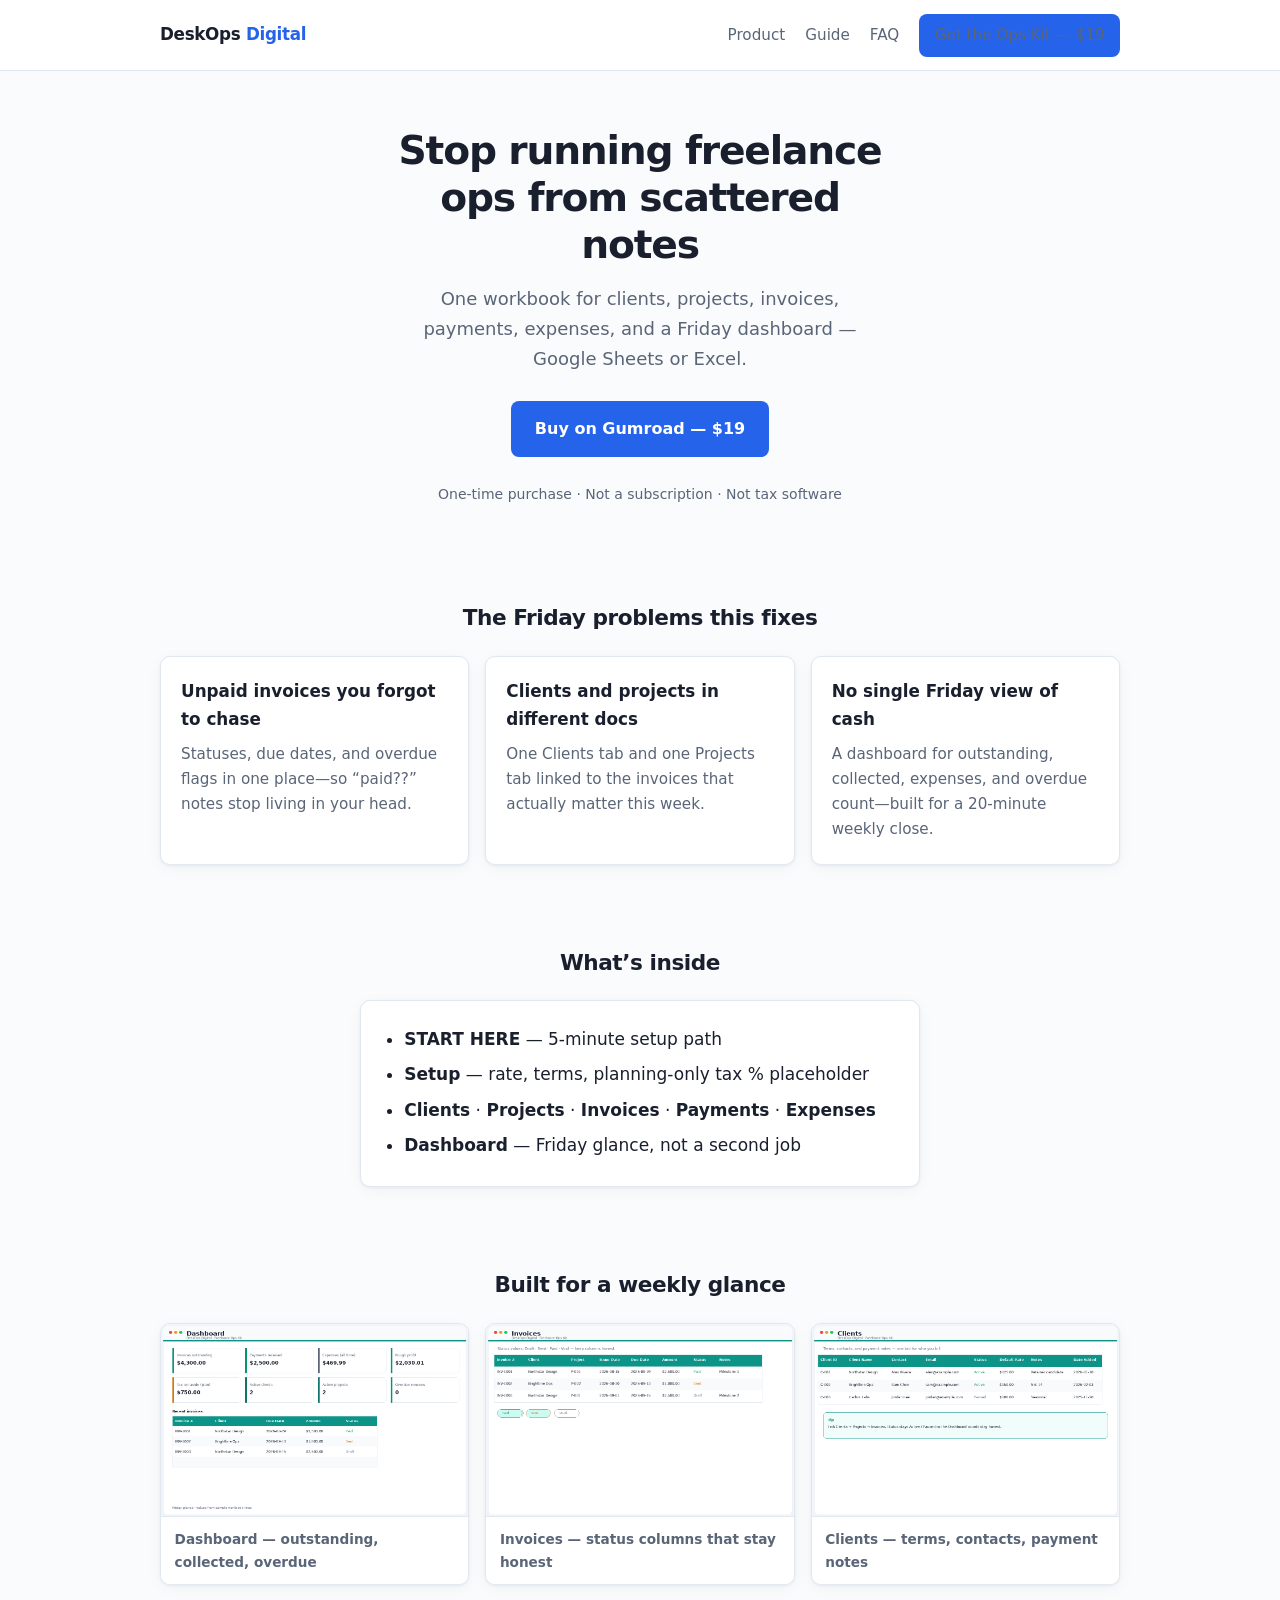
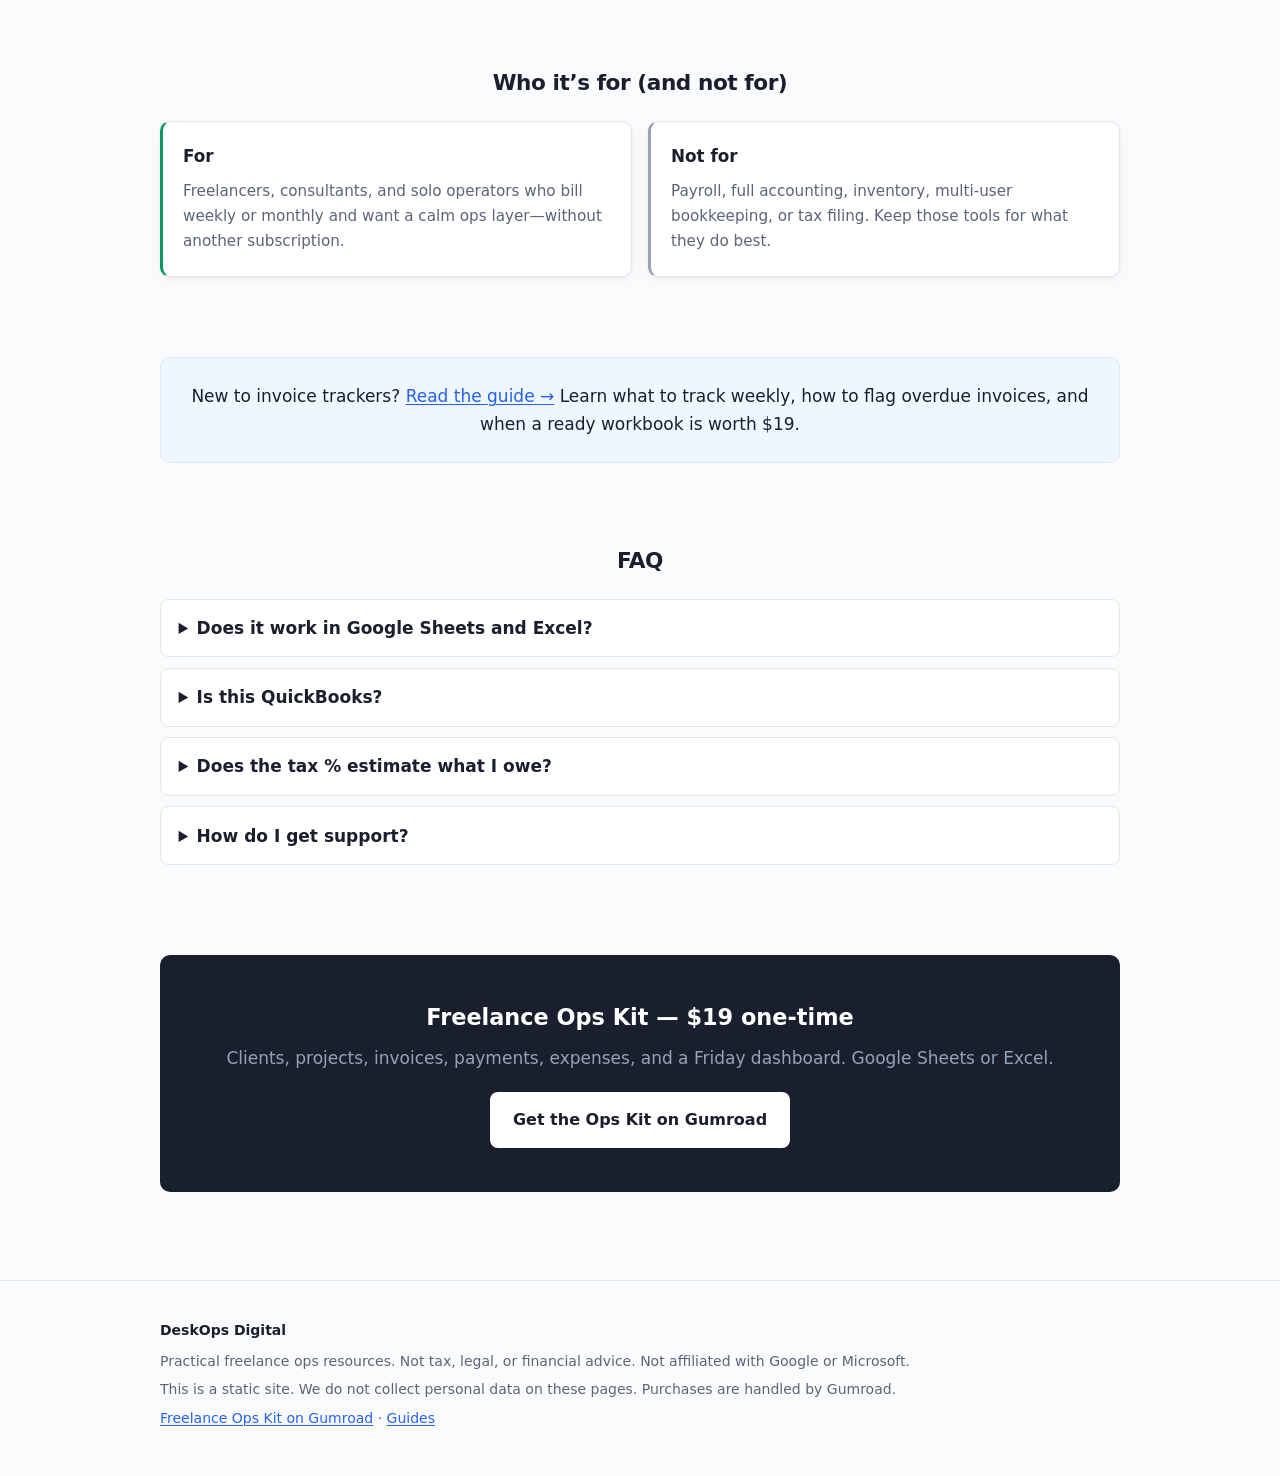
<file: index.html>
<!DOCTYPE html>
<html lang="en">
<head>
  <meta charset="utf-8">
  <meta name="viewport" content="width=device-width, initial-scale=1">
  <title>Freelance Ops Kit — Client, Invoice &amp; Expense Tracker | DeskOps Digital</title>
  <meta name="description" content="One spreadsheet for freelance clients, invoices, payments, and expenses. Google Sheets &amp; Excel. $19 one-time. Friday dashboard included.">
  <meta name="robots" content="index,follow">
  <link rel="canonical" href="https://deskops.digital/">
  <meta property="og:type" content="website">
  <meta property="og:title" content="Freelance Ops Kit — Client, Invoice &amp; Expense Tracker | DeskOps Digital">
  <meta property="og:description" content="One spreadsheet for freelance clients, invoices, payments, and expenses. Google Sheets &amp; Excel. $19 one-time.">
  <meta property="og:url" content="https://deskops.digital/">
  <meta property="og:site_name" content="DeskOps Digital">
  <meta name="twitter:card" content="summary">
  <link rel="stylesheet" href="styles.css">
  <script type="application/ld+json">
  {
    "@context": "https://schema.org",
    "@type": "FAQPage",
    "mainEntity": [
      {
        "@type": "Question",
        "name": "Does it work in Google Sheets and Excel?",
        "acceptedAnswer": {
          "@type": "Answer",
          "text": "Yes. The Freelance Ops Kit ships as a single .xlsx file that opens cleanly in Google Sheets and Microsoft Excel."
        }
      },
      {
        "@type": "Question",
        "name": "Is this a QuickBooks replacement?",
        "acceptedAnswer": {
          "@type": "Answer",
          "text": "No. It is a lightweight freelance ops workbook for clients, invoices, payments, expenses, and a Friday dashboard—not full accounting software."
        }
      },
      {
        "@type": "Question",
        "name": "Does it calculate my taxes?",
        "acceptedAnswer": {
          "@type": "Answer",
          "text": "No. Any tax percentage field is a planning placeholder only, to help you remember to set money aside. It is not tax advice or a calculation of what you owe."
        }
      },
      {
        "@type": "Question",
        "name": "How do I get support?",
        "acceptedAnswer": {
          "@type": "Answer",
          "text": "Use the email on your Gumroad receipt for product support questions."
        }
      }
    ]
  }
  </script>
</head>
<body>
  <header class="site-header">
    <div class="wrap inner">
      <a class="wordmark" href="index.html">DeskOps <span>Digital</span></a>
      <nav class="nav" aria-label="Primary">
        <a href="#product">Product</a>
        <a href="guides/freelance-invoice-tracker-spreadsheet.html">Guide</a>
        <a href="#faq">FAQ</a>
        <a class="btn btn-primary btn-header" href="https://vancesterling.gumroad.com/l/ddcdbx?utm_source=deskops_site&amp;utm_medium=web&amp;utm_campaign=freelance_ops_kit" target="_blank" rel="noopener noreferrer">Get the Ops Kit — $19</a>
      </nav>
    </div>
  </header>

  <main>
    <section class="hero wrap" id="product">
      <h1>Stop running freelance ops from scattered notes</h1>
      <p class="subhead">One workbook for clients, projects, invoices, payments, expenses, and a Friday dashboard — Google Sheets or Excel.</p>
      <div class="hero-cta">
        <a class="btn btn-primary btn-lg" href="https://vancesterling.gumroad.com/l/ddcdbx?utm_source=deskops_site&amp;utm_medium=web&amp;utm_campaign=freelance_ops_kit" target="_blank" rel="noopener noreferrer">Buy on Gumroad — $19</a>
        <p class="trust">One-time purchase · Not a subscription · Not tax software</p>
      </div>
    </section>

    <section class="section wrap" aria-labelledby="problems-title">
      <h2 id="problems-title" class="section-title">The Friday problems this fixes</h2>
      <div class="cards">
        <article class="card">
          <h3>Unpaid invoices you forgot to chase</h3>
          <p>Statuses, due dates, and overdue flags in one place—so “paid??” notes stop living in your head.</p>
        </article>
        <article class="card">
          <h3>Clients and projects in different docs</h3>
          <p>One Clients tab and one Projects tab linked to the invoices that actually matter this week.</p>
        </article>
        <article class="card">
          <h3>No single Friday view of cash</h3>
          <p>A dashboard for outstanding, collected, expenses, and overdue count—built for a 20-minute weekly close.</p>
        </article>
      </div>
    </section>

    <section class="section wrap" aria-labelledby="inside-title">
      <h2 id="inside-title" class="section-title">What’s inside</h2>
      <div class="inside">
        <ul>
          <li><strong>START HERE</strong> — 5-minute setup path</li>
          <li><strong>Setup</strong> — rate, terms, planning-only tax % placeholder</li>
          <li><strong>Clients</strong> · <strong>Projects</strong> · <strong>Invoices</strong> · <strong>Payments</strong> · <strong>Expenses</strong></li>
          <li><strong>Dashboard</strong> — Friday glance, not a second job</li>
        </ul>
      </div>
    </section>

    <section class="section wrap" aria-labelledby="shots-title">
      <h2 id="shots-title" class="section-title">Built for a weekly glance</h2>
      <div class="strip" role="list">
        <figure class="shot" role="listitem">
          <img src="images/dashboard.png" width="960" height="600" alt="Freelance Ops Kit Dashboard showing outstanding invoices, collected payments, and overdue count" loading="lazy" />
          <figcaption>Dashboard — outstanding, collected, overdue</figcaption>
        </figure>
        <figure class="shot" role="listitem">
          <img src="images/invoices.png" width="960" height="600" alt="Invoices sheet with status columns for Draft, Sent, Paid, and Void using sample freelance invoice rows" loading="lazy" />
          <figcaption>Invoices — status columns that stay honest</figcaption>
        </figure>
        <figure class="shot" role="listitem">
          <img src="images/clients.png" width="960" height="600" alt="Clients tab listing names, contacts, payment terms, rates, and status notes" loading="lazy" />
          <figcaption>Clients — terms, contacts, payment notes</figcaption>
        </figure>
      </div>
    </section>

    <section class="section wrap" aria-labelledby="who-title">
      <h2 id="who-title" class="section-title">Who it’s for (and not for)</h2>
      <div class="who-grid">
        <article class="card who-for">
          <h3>For</h3>
          <p>Freelancers, consultants, and solo operators who bill weekly or monthly and want a calm ops layer—without another subscription.</p>
        </article>
        <article class="card who-not">
          <h3>Not for</h3>
          <p>Payroll, full accounting, inventory, multi-user bookkeeping, or tax filing. Keep those tools for what they do best.</p>
        </article>
      </div>
    </section>

    <section class="section wrap">
      <div class="bridge">
        <p>New to invoice trackers? <a href="guides/freelance-invoice-tracker-spreadsheet.html">Read the guide →</a> Learn what to track weekly, how to flag overdue invoices, and when a ready workbook is worth $19.</p>
      </div>
    </section>

    <section class="section wrap faq" id="faq" aria-labelledby="faq-title">
      <h2 id="faq-title" class="section-title">FAQ</h2>
      <details>
        <summary>Does it work in Google Sheets and Excel?</summary>
        <p>Yes. The kit ships as a single <code>.xlsx</code> that opens cleanly in Google Sheets and Microsoft Excel—so you are not locked to one ecosystem.</p>
      </details>
      <details>
        <summary>Is this QuickBooks?</summary>
        <p>No. It is a freelance ops tracker for clients, invoices, payments, expenses, and a Friday dashboard—not accounting software.</p>
      </details>
      <details>
        <summary>Does the tax % estimate what I owe?</summary>
        <p>No. The tax field is a <strong>planning placeholder</strong> only—something that helps you remember to set money aside for later review with a qualified professional. It is not a calculation of what you owe, and this site does not give tax advice.</p>
      </details>
      <details>
        <summary>How do I get support?</summary>
        <p>Reply via the email on your Gumroad receipt. Keep product questions there so purchase context stays attached.</p>
      </details>
    </section>

    <section class="section wrap">
      <div class="cta-band">
        <h2>Freelance Ops Kit — $19 one-time</h2>
        <p>Clients, projects, invoices, payments, expenses, and a Friday dashboard. Google Sheets or Excel.</p>
        <a class="btn btn-primary btn-lg" href="https://vancesterling.gumroad.com/l/ddcdbx?utm_source=deskops_site&amp;utm_medium=web&amp;utm_campaign=freelance_ops_kit" target="_blank" rel="noopener noreferrer">Get the Ops Kit on Gumroad</a>
      </div>
    </section>
  </main>

  <footer class="site-footer">
    <div class="wrap">
      <p class="brand">DeskOps Digital</p>
      <p>Practical freelance ops resources. Not tax, legal, or financial advice. Not affiliated with Google or Microsoft.</p>
      <p>This is a static site. We do not collect personal data on these pages. Purchases are handled by Gumroad.</p>
      <p><a href="https://vancesterling.gumroad.com/l/ddcdbx?utm_source=deskops_site&amp;utm_medium=web&amp;utm_campaign=freelance_ops_kit" target="_blank" rel="noopener noreferrer">Freelance Ops Kit on Gumroad</a> · <a href="guides/index.html">Guides</a></p>
    </div>
  </footer>
</body>
</html>
</file>
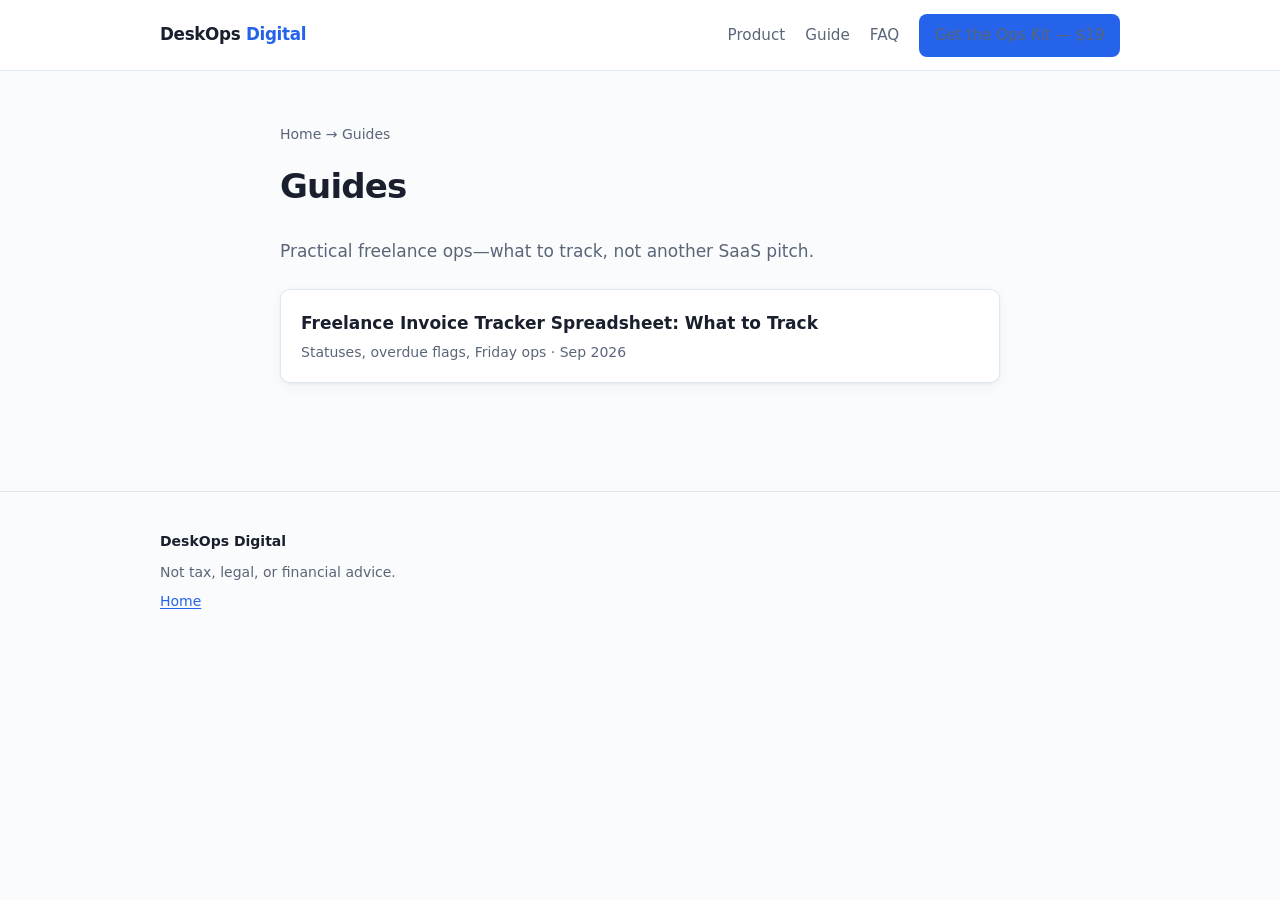
<file: guides/index.html>
<!DOCTYPE html>
<html lang="en">
<head>
  <meta charset="utf-8">
  <meta name="viewport" content="width=device-width, initial-scale=1">
  <title>Guides — Freelance Ops | DeskOps Digital</title>
  <meta name="description" content="Practical freelance ops guides from DeskOps Digital—invoice trackers, client systems, and Friday routines.">
  <meta name="robots" content="index,follow">
  <link rel="canonical" href="https://simul813.github.io/deskops-digital/guides/">
  <link rel="stylesheet" href="../styles.css">
</head>
<body>
  <header class="site-header">
    <div class="wrap inner">
      <a class="wordmark" href="../index.html">DeskOps <span>Digital</span></a>
      <nav class="nav" aria-label="Primary">
        <a href="../index.html#product">Product</a>
        <a href="index.html">Guide</a>
        <a href="../index.html#faq">FAQ</a>
        <a class="btn btn-primary btn-header" href="https://vancesterling.gumroad.com/l/ddcdbx?utm_source=deskops_site&amp;utm_medium=web&amp;utm_campaign=freelance_ops_kit" target="_blank" rel="noopener noreferrer">Get the Ops Kit — $19</a>
      </nav>
    </div>
  </header>

  <main class="wrap-narrow" style="padding: 2rem 0 3rem;">
    <nav class="breadcrumb" aria-label="Breadcrumb">
      <a href="../index.html">Home</a> → Guides
    </nav>
    <h1 style="margin-top:0.75rem;letter-spacing:-0.025em;">Guides</h1>
    <p style="color:var(--muted);">Practical freelance ops—what to track, not another SaaS pitch.</p>
    <ul class="guide-list">
      <li>
        <a href="freelance-invoice-tracker-spreadsheet.html">Freelance Invoice Tracker Spreadsheet: What to Track</a>
        <span class="meta">Statuses, overdue flags, Friday ops · Sep 2026</span>
      </li>
    </ul>
  </main>

  <footer class="site-footer">
    <div class="wrap">
      <p class="brand">DeskOps Digital</p>
      <p>Not tax, legal, or financial advice.</p>
      <p><a href="../index.html">Home</a></p>
    </div>
  </footer>
</body>
</html>
</file>
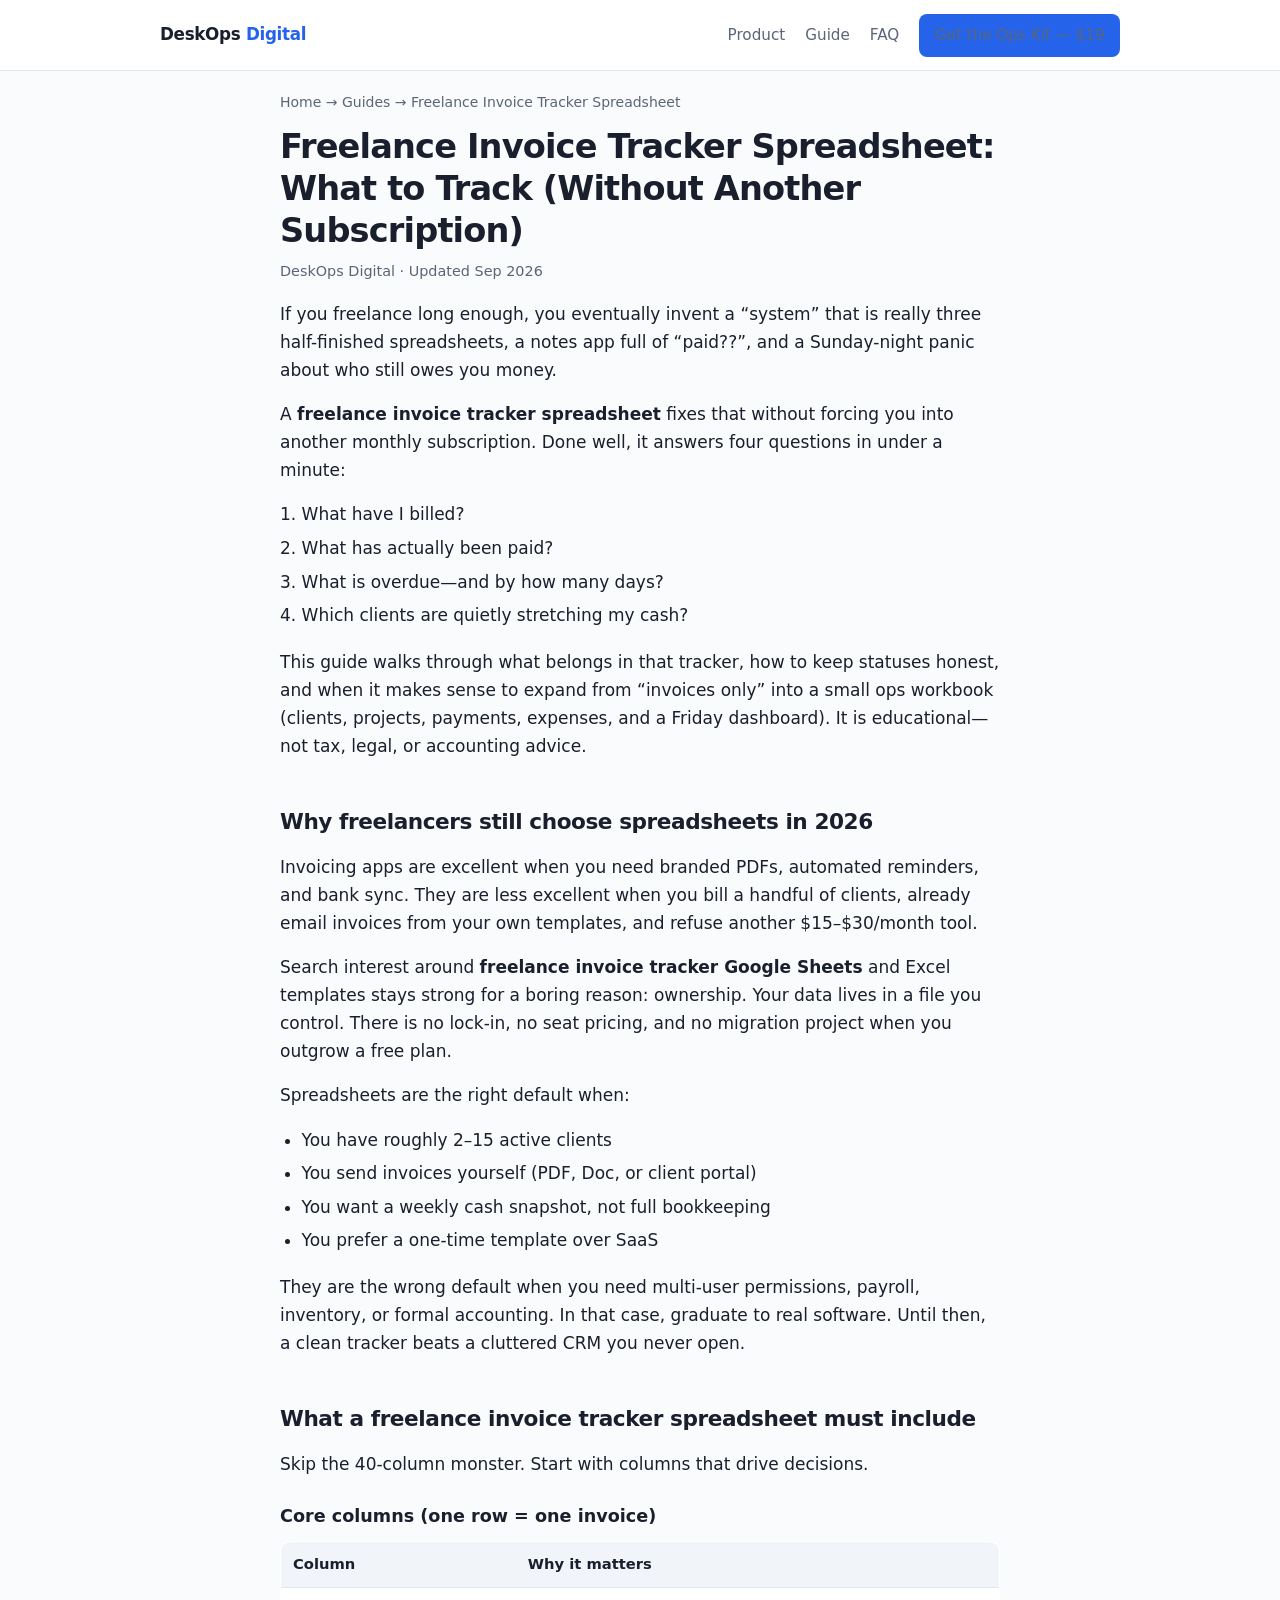
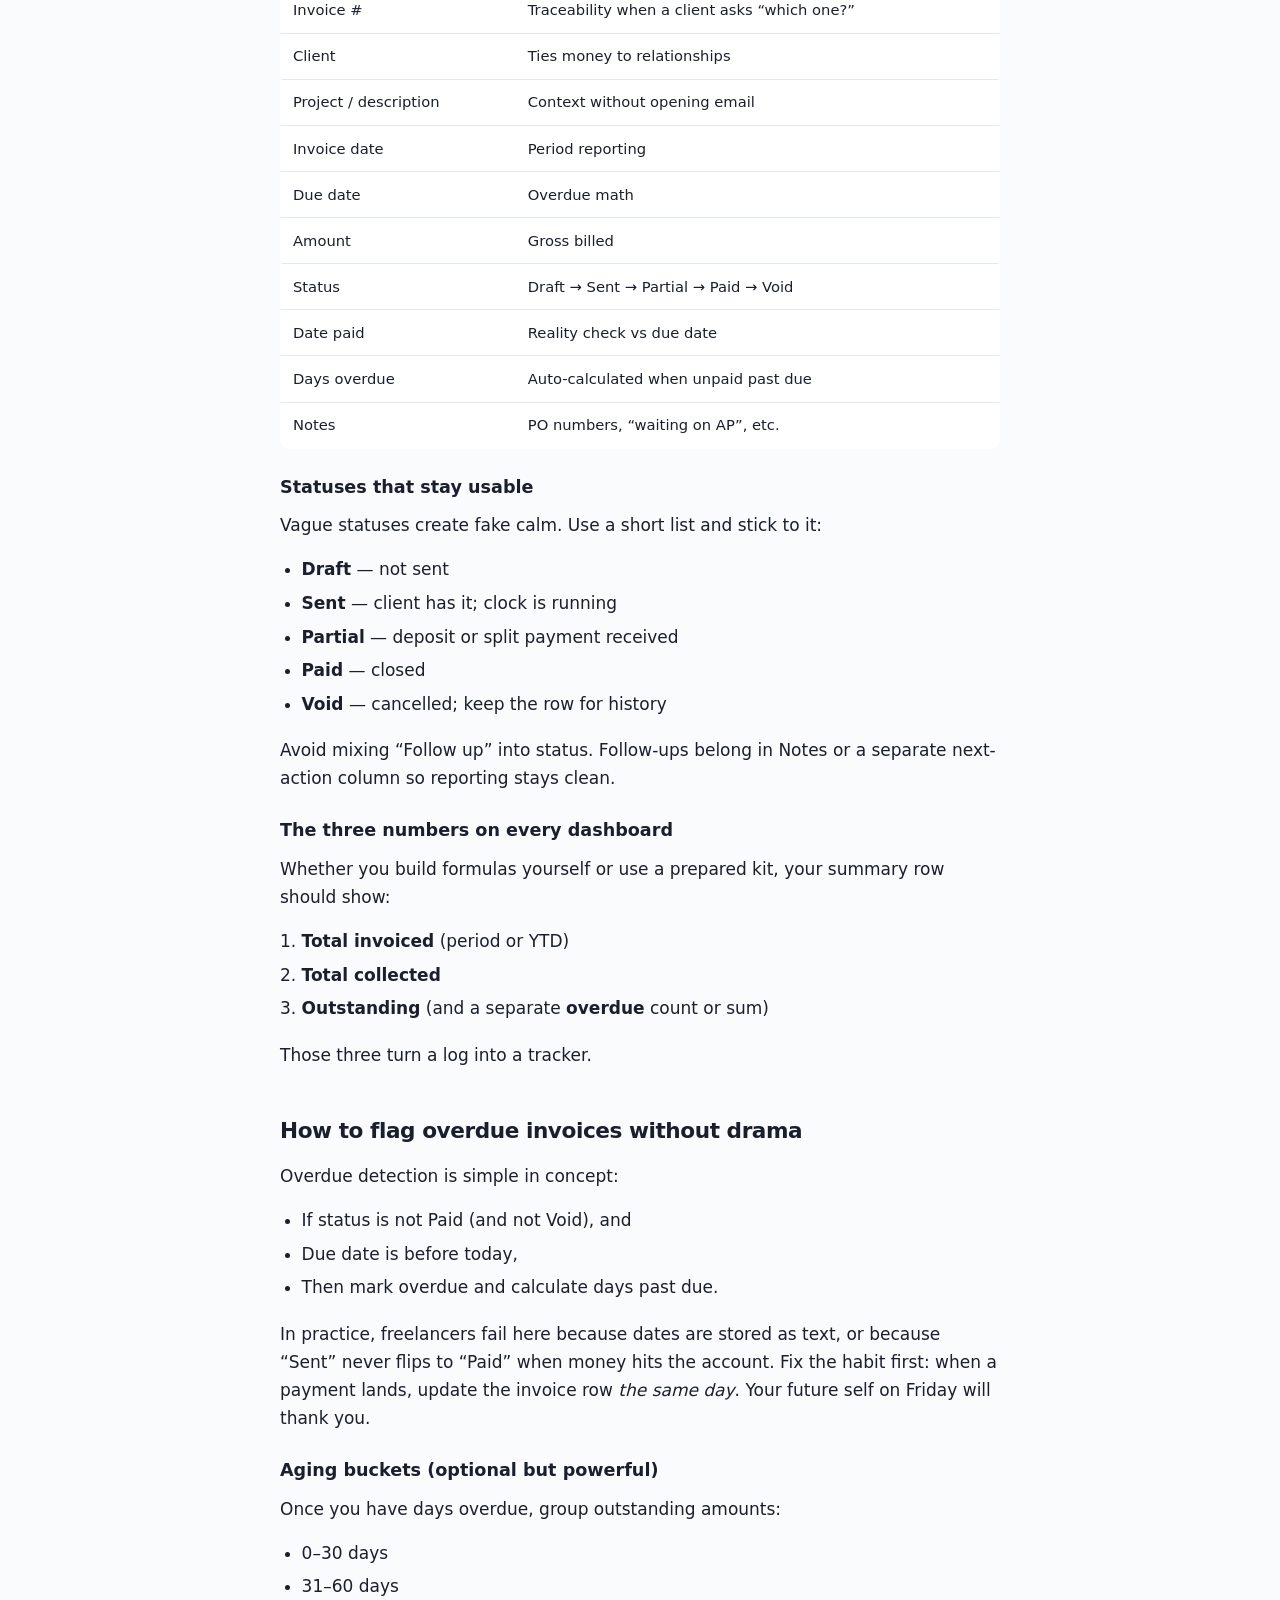
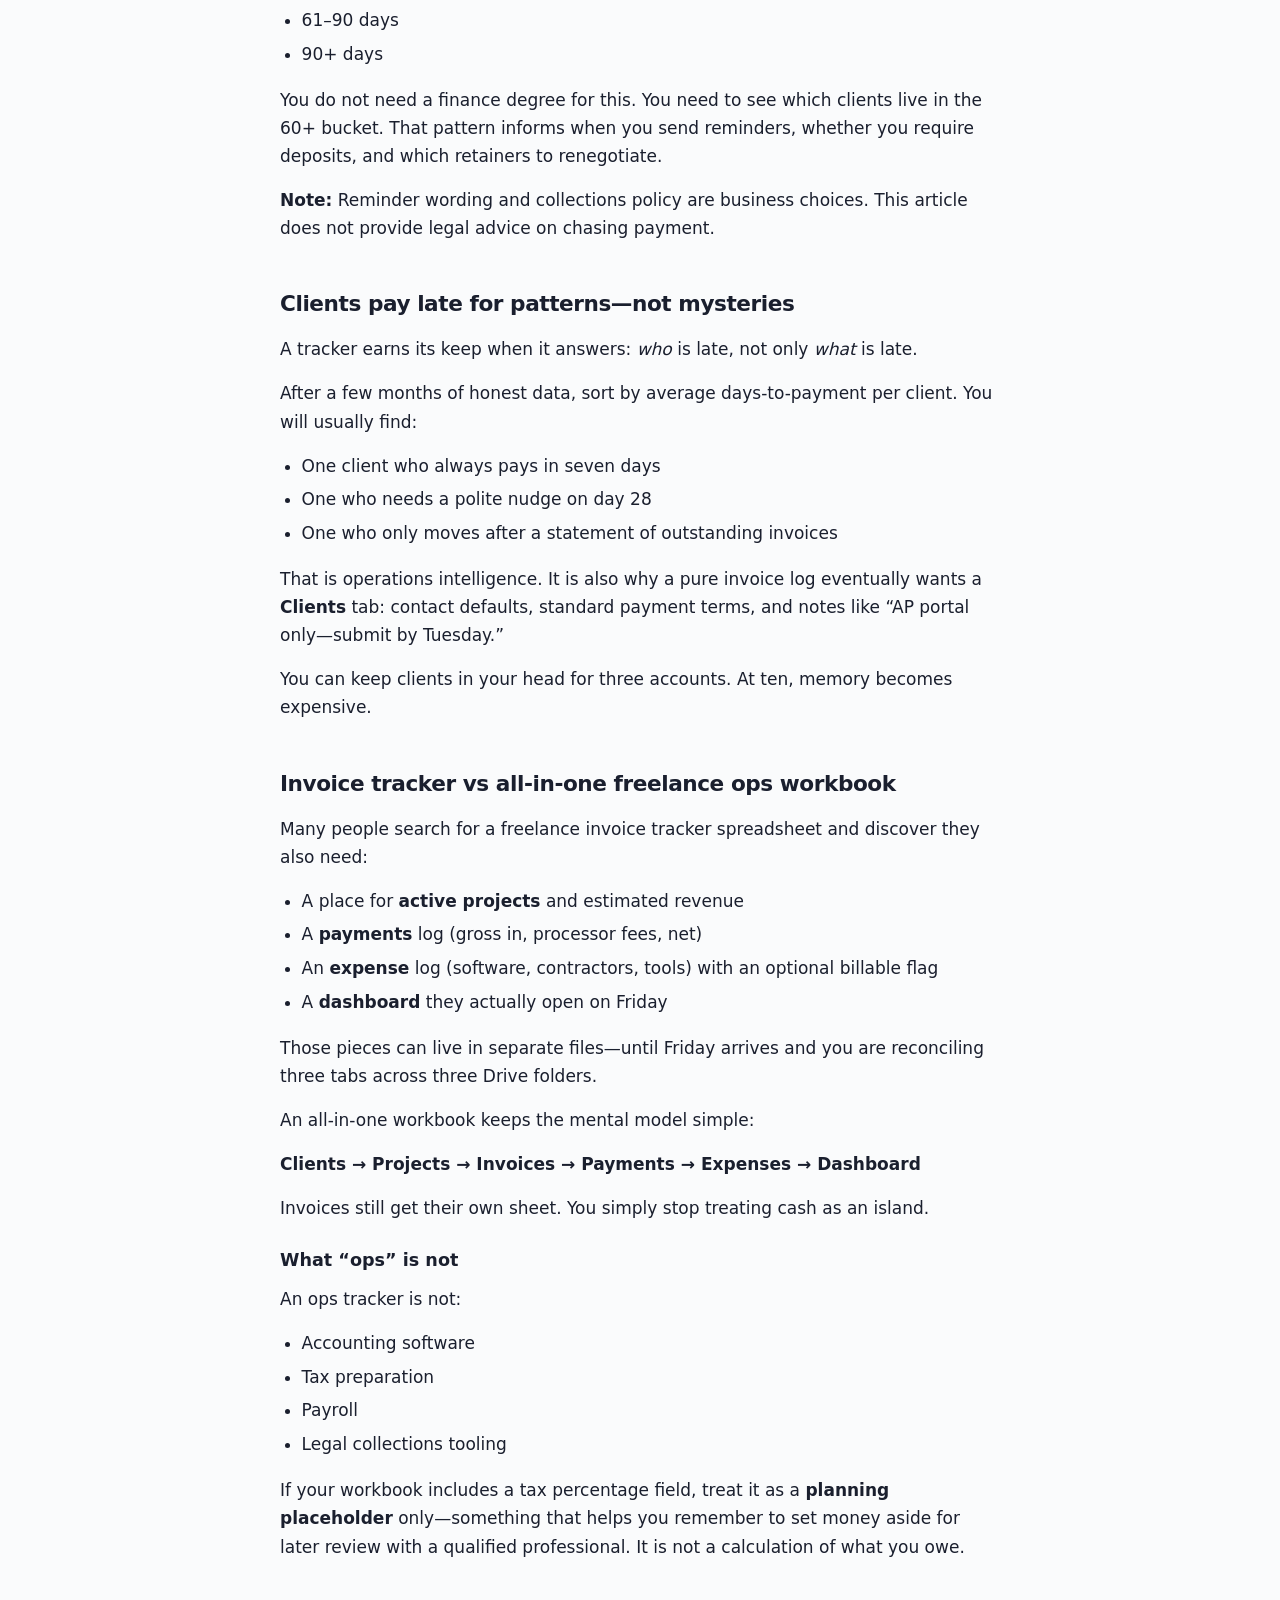
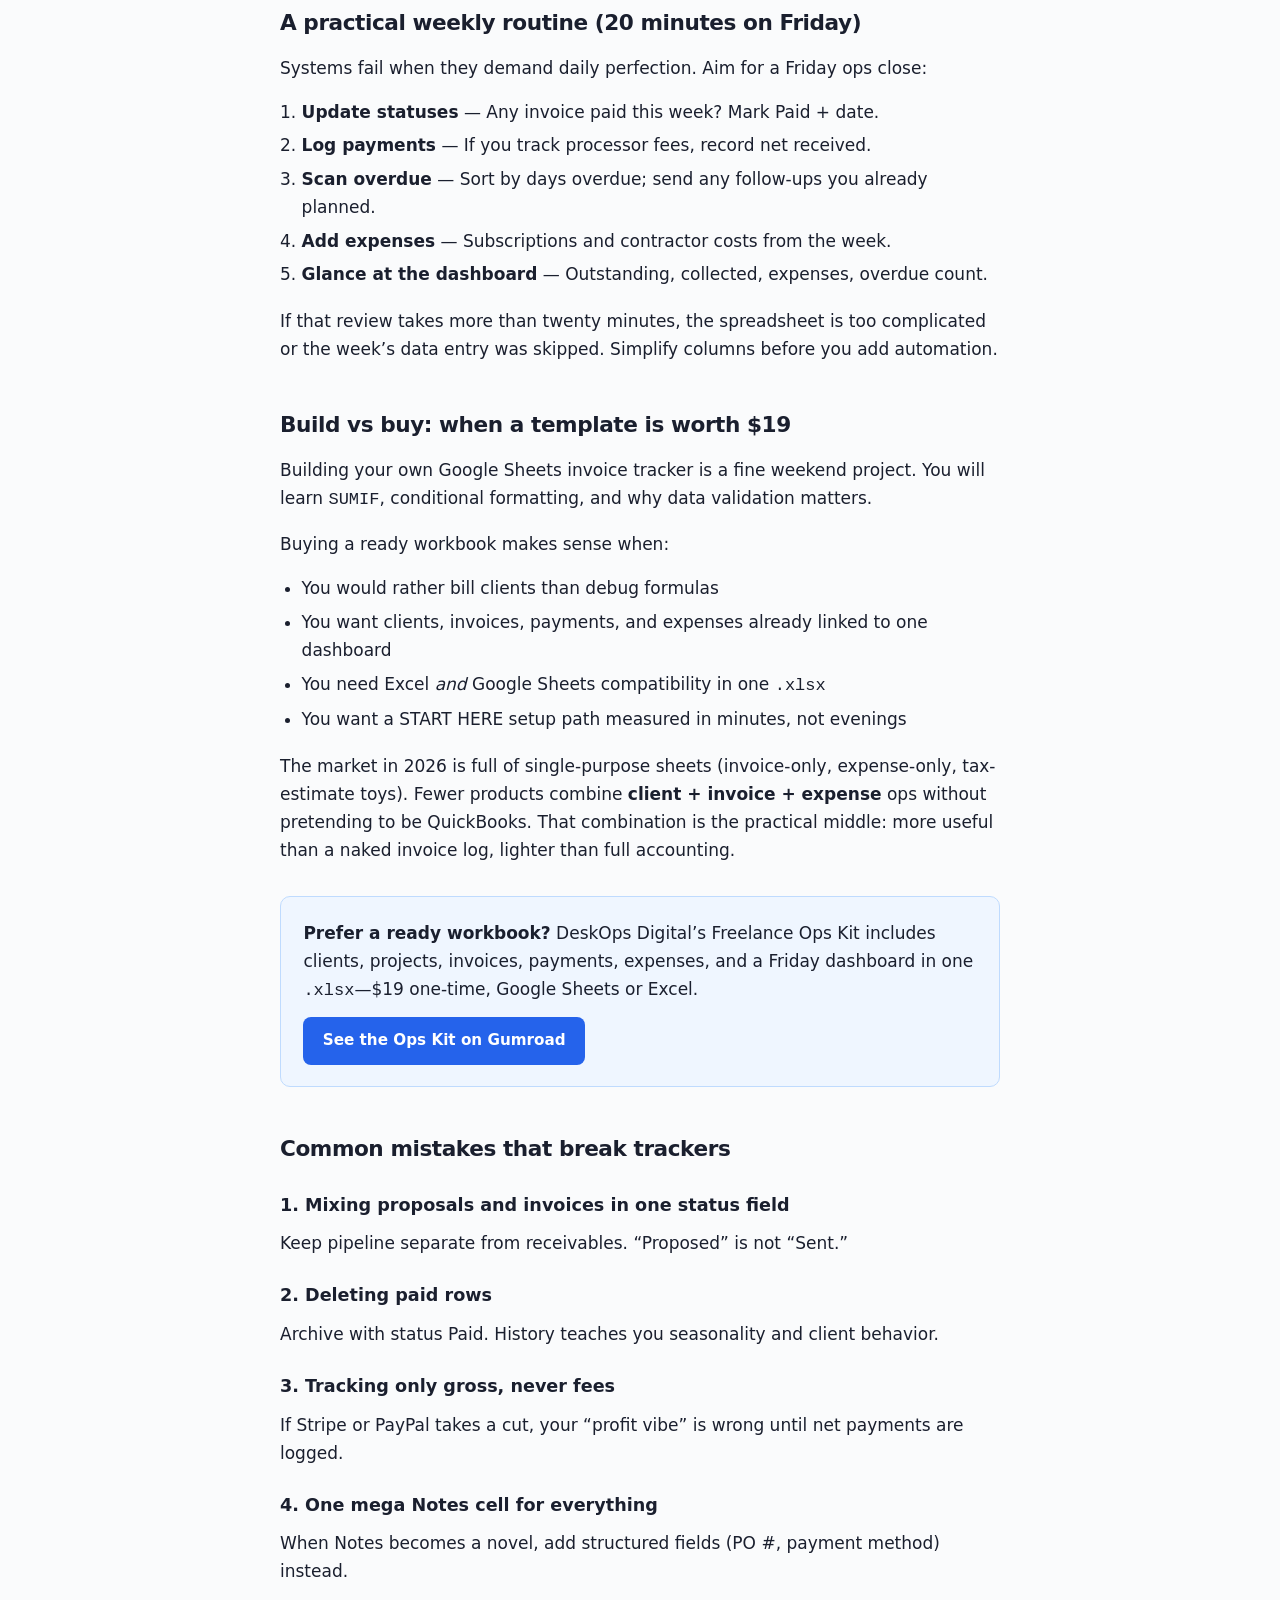
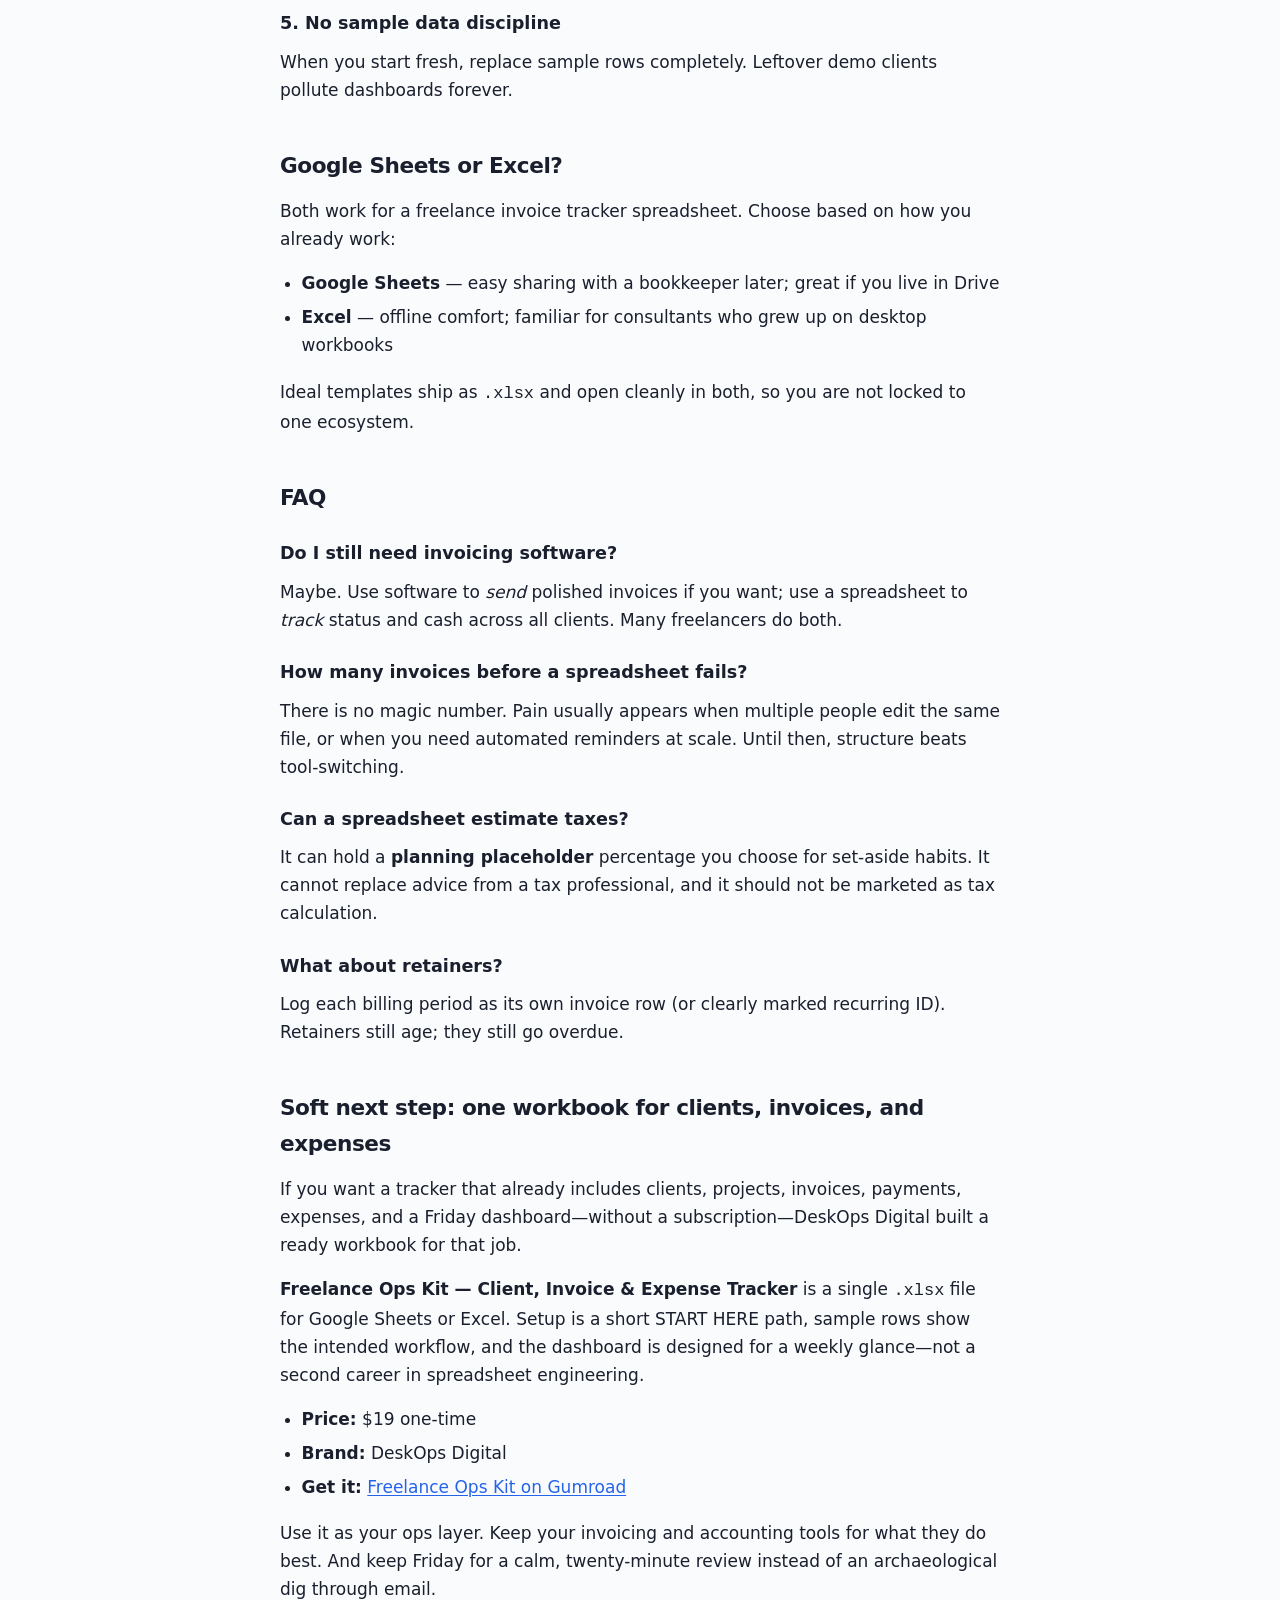
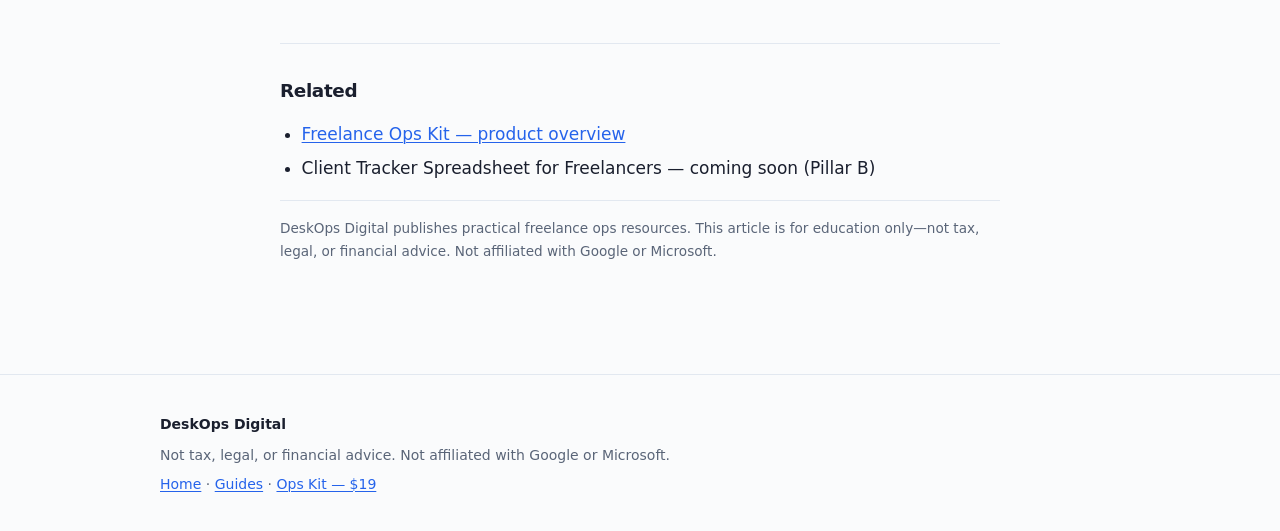
<file: guides/freelance-invoice-tracker-spreadsheet.html>
<!DOCTYPE html>
<html lang="en">
<head>
  <meta charset="utf-8">
  <meta name="viewport" content="width=device-width, initial-scale=1">
  <title>Freelance Invoice Tracker Spreadsheet (What to Track Weekly) | DeskOps Digital</title>
  <meta name="description" content="Learn what belongs in a freelance invoice tracker spreadsheet—statuses, overdue flags, and Friday ops—plus a simple $19 workbook if you want it done.">
  <meta name="robots" content="index,follow">
  <link rel="canonical" href="https://simul813.github.io/deskops-digital/guides/freelance-invoice-tracker-spreadsheet.html">
  <meta property="og:type" content="article">
  <meta property="og:title" content="Freelance Invoice Tracker Spreadsheet (What to Track Weekly) | DeskOps Digital">
  <meta property="og:description" content="Learn what belongs in a freelance invoice tracker spreadsheet—statuses, overdue flags, and Friday ops—plus a simple $19 workbook if you want it done.">
  <meta property="og:url" content="https://simul813.github.io/deskops-digital/guides/freelance-invoice-tracker-spreadsheet.html">
  <meta property="og:site_name" content="DeskOps Digital">
  <meta name="twitter:card" content="summary">
  <link rel="stylesheet" href="../styles.css">
</head>
<body>
  <header class="site-header">
    <div class="wrap inner">
      <a class="wordmark" href="../index.html">DeskOps <span>Digital</span></a>
      <nav class="nav" aria-label="Primary">
        <a href="../index.html#product">Product</a>
        <a href="index.html">Guide</a>
        <a href="../index.html#faq">FAQ</a>
        <a class="btn btn-primary btn-header" href="https://vancesterling.gumroad.com/l/ddcdbx?utm_source=deskops_site&amp;utm_medium=article&amp;utm_campaign=pillar01" target="_blank" rel="noopener noreferrer">Get the Ops Kit — $19</a>
      </nav>
    </div>
  </header>

  <main class="article wrap-narrow">
    <nav class="breadcrumb" aria-label="Breadcrumb">
      <a href="../index.html">Home</a> → <a href="index.html">Guides</a> → Freelance Invoice Tracker Spreadsheet
    </nav>

    <h1>Freelance Invoice Tracker Spreadsheet: What to Track (Without Another Subscription)</h1>
    <p class="byline">DeskOps Digital · Updated Sep 2026</p>

    <p>If you freelance long enough, you eventually invent a “system” that is really three half-finished spreadsheets, a notes app full of “paid??”, and a Sunday-night panic about who still owes you money.</p>

    <p>A <strong>freelance invoice tracker spreadsheet</strong> fixes that without forcing you into another monthly subscription. Done well, it answers four questions in under a minute:</p>

    <ol>
      <li>What have I billed?</li>
      <li>What has actually been paid?</li>
      <li>What is overdue—and by how many days?</li>
      <li>Which clients are quietly stretching my cash?</li>
    </ol>

    <p>This guide walks through what belongs in that tracker, how to keep statuses honest, and when it makes sense to expand from “invoices only” into a small ops workbook (clients, projects, payments, expenses, and a Friday dashboard). It is educational—not tax, legal, or accounting advice.</p>

    <h2>Why freelancers still choose spreadsheets in 2026</h2>

    <p>Invoicing apps are excellent when you need branded PDFs, automated reminders, and bank sync. They are less excellent when you bill a handful of clients, already email invoices from your own templates, and refuse another $15–$30/month tool.</p>

    <p>Search interest around <strong>freelance invoice tracker Google Sheets</strong> and Excel templates stays strong for a boring reason: ownership. Your data lives in a file you control. There is no lock-in, no seat pricing, and no migration project when you outgrow a free plan.</p>

    <p>Spreadsheets are the right default when:</p>
    <ul>
      <li>You have roughly 2–15 active clients</li>
      <li>You send invoices yourself (PDF, Doc, or client portal)</li>
      <li>You want a weekly cash snapshot, not full bookkeeping</li>
      <li>You prefer a one-time template over SaaS</li>
    </ul>

    <p>They are the wrong default when you need multi-user permissions, payroll, inventory, or formal accounting. In that case, graduate to real software. Until then, a clean tracker beats a cluttered CRM you never open.</p>

    <h2>What a freelance invoice tracker spreadsheet must include</h2>

    <p>Skip the 40-column monster. Start with columns that drive decisions.</p>

    <h3>Core columns (one row = one invoice)</h3>

    <table>
      <thead>
        <tr>
          <th>Column</th>
          <th>Why it matters</th>
        </tr>
      </thead>
      <tbody>
        <tr><td>Invoice #</td><td>Traceability when a client asks “which one?”</td></tr>
        <tr><td>Client</td><td>Ties money to relationships</td></tr>
        <tr><td>Project / description</td><td>Context without opening email</td></tr>
        <tr><td>Invoice date</td><td>Period reporting</td></tr>
        <tr><td>Due date</td><td>Overdue math</td></tr>
        <tr><td>Amount</td><td>Gross billed</td></tr>
        <tr><td>Status</td><td>Draft → Sent → Partial → Paid → Void</td></tr>
        <tr><td>Date paid</td><td>Reality check vs due date</td></tr>
        <tr><td>Days overdue</td><td>Auto-calculated when unpaid past due</td></tr>
        <tr><td>Notes</td><td>PO numbers, “waiting on AP”, etc.</td></tr>
      </tbody>
    </table>

    <h3>Statuses that stay usable</h3>

    <p>Vague statuses create fake calm. Use a short list and stick to it:</p>
    <ul>
      <li><strong>Draft</strong> — not sent</li>
      <li><strong>Sent</strong> — client has it; clock is running</li>
      <li><strong>Partial</strong> — deposit or split payment received</li>
      <li><strong>Paid</strong> — closed</li>
      <li><strong>Void</strong> — cancelled; keep the row for history</li>
    </ul>

    <p>Avoid mixing “Follow up” into status. Follow-ups belong in Notes or a separate next-action column so reporting stays clean.</p>

    <h3>The three numbers on every dashboard</h3>

    <p>Whether you build formulas yourself or use a prepared kit, your summary row should show:</p>
    <ol>
      <li><strong>Total invoiced</strong> (period or YTD)</li>
      <li><strong>Total collected</strong></li>
      <li><strong>Outstanding</strong> (and a separate <strong>overdue</strong> count or sum)</li>
    </ol>

    <p>Those three turn a log into a tracker.</p>

    <h2>How to flag overdue invoices without drama</h2>

    <p>Overdue detection is simple in concept:</p>
    <ul>
      <li>If status is not Paid (and not Void), and</li>
      <li>Due date is before today,</li>
      <li>Then mark overdue and calculate days past due.</li>
    </ul>

    <p>In practice, freelancers fail here because dates are stored as text, or because “Sent” never flips to “Paid” when money hits the account. Fix the habit first: when a payment lands, update the invoice row <em>the same day</em>. Your future self on Friday will thank you.</p>

    <h3>Aging buckets (optional but powerful)</h3>

    <p>Once you have days overdue, group outstanding amounts:</p>
    <ul>
      <li>0–30 days</li>
      <li>31–60 days</li>
      <li>61–90 days</li>
      <li>90+ days</li>
    </ul>

    <p>You do not need a finance degree for this. You need to see which clients live in the 60+ bucket. That pattern informs when you send reminders, whether you require deposits, and which retainers to renegotiate.</p>

    <p><strong>Note:</strong> Reminder wording and collections policy are business choices. This article does not provide legal advice on chasing payment.</p>

    <h2>Clients pay late for patterns—not mysteries</h2>

    <p>A tracker earns its keep when it answers: <em>who</em> is late, not only <em>what</em> is late.</p>

    <p>After a few months of honest data, sort by average days-to-payment per client. You will usually find:</p>
    <ul>
      <li>One client who always pays in seven days</li>
      <li>One who needs a polite nudge on day 28</li>
      <li>One who only moves after a statement of outstanding invoices</li>
    </ul>

    <p>That is operations intelligence. It is also why a pure invoice log eventually wants a <strong>Clients</strong> tab: contact defaults, standard payment terms, and notes like “AP portal only—submit by Tuesday.”</p>

    <p>You can keep clients in your head for three accounts. At ten, memory becomes expensive.</p>

    <h2>Invoice tracker vs all-in-one freelance ops workbook</h2>

    <p>Many people search for a freelance invoice tracker spreadsheet and discover they also need:</p>
    <ul>
      <li>A place for <strong>active projects</strong> and estimated revenue</li>
      <li>A <strong>payments</strong> log (gross in, processor fees, net)</li>
      <li>An <strong>expense</strong> log (software, contractors, tools) with an optional billable flag</li>
      <li>A <strong>dashboard</strong> they actually open on Friday</li>
    </ul>

    <p>Those pieces can live in separate files—until Friday arrives and you are reconciling three tabs across three Drive folders.</p>

    <p>An all-in-one workbook keeps the mental model simple:</p>

    <p><strong>Clients → Projects → Invoices → Payments → Expenses → Dashboard</strong></p>

    <p>Invoices still get their own sheet. You simply stop treating cash as an island.</p>

    <h3>What “ops” is not</h3>

    <p>An ops tracker is not:</p>
    <ul>
      <li>Accounting software</li>
      <li>Tax preparation</li>
      <li>Payroll</li>
      <li>Legal collections tooling</li>
    </ul>

    <p>If your workbook includes a tax percentage field, treat it as a <strong>planning placeholder</strong> only—something that helps you remember to set money aside for later review with a qualified professional. It is not a calculation of what you owe.</p>

    <h2>A practical weekly routine (20 minutes on Friday)</h2>

    <p>Systems fail when they demand daily perfection. Aim for a Friday ops close:</p>
    <ol>
      <li><strong>Update statuses</strong> — Any invoice paid this week? Mark Paid + date.</li>
      <li><strong>Log payments</strong> — If you track processor fees, record net received.</li>
      <li><strong>Scan overdue</strong> — Sort by days overdue; send any follow-ups you already planned.</li>
      <li><strong>Add expenses</strong> — Subscriptions and contractor costs from the week.</li>
      <li><strong>Glance at the dashboard</strong> — Outstanding, collected, expenses, overdue count.</li>
    </ol>

    <p>If that review takes more than twenty minutes, the spreadsheet is too complicated or the week’s data entry was skipped. Simplify columns before you add automation.</p>

    <h2>Build vs buy: when a template is worth $19</h2>

    <p>Building your own Google Sheets invoice tracker is a fine weekend project. You will learn <code>SUMIF</code>, conditional formatting, and why data validation matters.</p>

    <p>Buying a ready workbook makes sense when:</p>
    <ul>
      <li>You would rather bill clients than debug formulas</li>
      <li>You want clients, invoices, payments, and expenses already linked to one dashboard</li>
      <li>You need Excel <em>and</em> Google Sheets compatibility in one <code>.xlsx</code></li>
      <li>You want a START HERE setup path measured in minutes, not evenings</li>
    </ul>

    <p>The market in 2026 is full of single-purpose sheets (invoice-only, expense-only, tax-estimate toys). Fewer products combine <strong>client + invoice + expense</strong> ops without pretending to be QuickBooks. That combination is the practical middle: more useful than a naked invoice log, lighter than full accounting.</p>

    <aside class="soft-cta" aria-label="Product suggestion">
      <p><strong>Prefer a ready workbook?</strong> DeskOps Digital’s Freelance Ops Kit includes clients, projects, invoices, payments, expenses, and a Friday dashboard in one <code>.xlsx</code>—$19 one-time, Google Sheets or Excel.</p>
      <p><a class="btn btn-primary" href="https://vancesterling.gumroad.com/l/ddcdbx?utm_source=deskops_site&amp;utm_medium=article&amp;utm_campaign=pillar01" target="_blank" rel="noopener noreferrer">See the Ops Kit on Gumroad</a></p>
    </aside>

    <h2>Common mistakes that break trackers</h2>

    <h3>1. Mixing proposals and invoices in one status field</h3>
    <p>Keep pipeline separate from receivables. “Proposed” is not “Sent.”</p>

    <h3>2. Deleting paid rows</h3>
    <p>Archive with status Paid. History teaches you seasonality and client behavior.</p>

    <h3>3. Tracking only gross, never fees</h3>
    <p>If Stripe or PayPal takes a cut, your “profit vibe” is wrong until net payments are logged.</p>

    <h3>4. One mega Notes cell for everything</h3>
    <p>When Notes becomes a novel, add structured fields (PO #, payment method) instead.</p>

    <h3>5. No sample data discipline</h3>
    <p>When you start fresh, replace sample rows completely. Leftover demo clients pollute dashboards forever.</p>

    <h2>Google Sheets or Excel?</h2>

    <p>Both work for a freelance invoice tracker spreadsheet. Choose based on how you already work:</p>
    <ul>
      <li><strong>Google Sheets</strong> — easy sharing with a bookkeeper later; great if you live in Drive</li>
      <li><strong>Excel</strong> — offline comfort; familiar for consultants who grew up on desktop workbooks</li>
    </ul>

    <p>Ideal templates ship as <code>.xlsx</code> and open cleanly in both, so you are not locked to one ecosystem.</p>

    <h2>FAQ</h2>

    <h3>Do I still need invoicing software?</h3>
    <p>Maybe. Use software to <em>send</em> polished invoices if you want; use a spreadsheet to <em>track</em> status and cash across all clients. Many freelancers do both.</p>

    <h3>How many invoices before a spreadsheet fails?</h3>
    <p>There is no magic number. Pain usually appears when multiple people edit the same file, or when you need automated reminders at scale. Until then, structure beats tool-switching.</p>

    <h3>Can a spreadsheet estimate taxes?</h3>
    <p>It can hold a <strong>planning placeholder</strong> percentage you choose for set-aside habits. It cannot replace advice from a tax professional, and it should not be marketed as tax calculation.</p>

    <h3>What about retainers?</h3>
    <p>Log each billing period as its own invoice row (or clearly marked recurring ID). Retainers still age; they still go overdue.</p>

    <h2>Soft next step: one workbook for clients, invoices, and expenses</h2>

    <p>If you want a tracker that already includes clients, projects, invoices, payments, expenses, and a Friday dashboard—without a subscription—DeskOps Digital built a ready workbook for that job.</p>

    <p><strong>Freelance Ops Kit — Client, Invoice &amp; Expense Tracker</strong> is a single <code>.xlsx</code> file for Google Sheets or Excel. Setup is a short START HERE path, sample rows show the intended workflow, and the dashboard is designed for a weekly glance—not a second career in spreadsheet engineering.</p>

    <ul>
      <li><strong>Price:</strong> $19 one-time</li>
      <li><strong>Brand:</strong> DeskOps Digital</li>
      <li><strong>Get it:</strong> <a href="https://vancesterling.gumroad.com/l/ddcdbx?utm_source=deskops_site&amp;utm_medium=article&amp;utm_campaign=pillar01" target="_blank" rel="noopener noreferrer">Freelance Ops Kit on Gumroad</a></li>
    </ul>

    <p>Use it as your ops layer. Keep your invoicing and accounting tools for what they do best. And keep Friday for a calm, twenty-minute review instead of an archaeological dig through email.</p>

    <aside class="related">
      <h2>Related</h2>
      <ul>
        <li><a href="../index.html">Freelance Ops Kit — product overview</a></li>
        <li><span>Client Tracker Spreadsheet for Freelancers — coming soon (Pillar B)</span></li>
      </ul>
    </aside>

    <p class="disclaimer">DeskOps Digital publishes practical freelance ops resources. This article is for education only—not tax, legal, or financial advice. Not affiliated with Google or Microsoft.</p>
  </main>

  <footer class="site-footer">
    <div class="wrap">
      <p class="brand">DeskOps Digital</p>
      <p>Not tax, legal, or financial advice. Not affiliated with Google or Microsoft.</p>
      <p><a href="../index.html">Home</a> · <a href="index.html">Guides</a> · <a href="https://vancesterling.gumroad.com/l/ddcdbx?utm_source=deskops_site&amp;utm_medium=article&amp;utm_campaign=pillar01" target="_blank" rel="noopener noreferrer">Ops Kit — $19</a></p>
    </div>
  </footer>
</body>
</html>
</file>
<file: styles.css>
/* DeskOps Digital — minimal professional CSS */
:root {
  --ink: #1a1f2e;
  --muted: #5a6578;
  --bg: #fafbfc;
  --card: #ffffff;
  --line: #e2e8f0;
  --accent: #2563eb;
  --accent-hover: #1d4ed8;
  --accent-soft: #eff6ff;
  --ok: #059669;
  --radius: 10px;
  --shadow: 0 1px 3px rgba(26, 31, 46, 0.06), 0 4px 16px rgba(26, 31, 46, 0.04);
  --max: 720px;
  --wide: 960px;
  --font: system-ui, -apple-system, "Segoe UI", Roboto, "Helvetica Neue", Arial, sans-serif;
}

*, *::before, *::after { box-sizing: border-box; }

html { scroll-behavior: smooth; }

body {
  margin: 0;
  font-family: var(--font);
  font-size: 17px;
  line-height: 1.65;
  color: var(--ink);
  background: var(--bg);
  -webkit-font-smoothing: antialiased;
}

img { max-width: 100%; height: auto; display: block; }

a { color: var(--accent); text-decoration-thickness: 1px; text-underline-offset: 2px; }
a:hover { color: var(--accent-hover); }

.wrap {
  width: min(100% - 2rem, var(--wide));
  margin-inline: auto;
}

.wrap-narrow {
  width: min(100% - 2rem, var(--max));
  margin-inline: auto;
}

/* Header */
.site-header {
  background: var(--card);
  border-bottom: 1px solid var(--line);
  position: sticky;
  top: 0;
  z-index: 40;
}

.site-header .inner {
  display: flex;
  align-items: center;
  justify-content: space-between;
  gap: 1rem;
  padding: 0.85rem 0;
  flex-wrap: wrap;
}

.wordmark {
  font-weight: 700;
  font-size: 1.05rem;
  letter-spacing: -0.02em;
  color: var(--ink);
  text-decoration: none;
}

.wordmark span { color: var(--accent); }

.nav {
  display: flex;
  align-items: center;
  gap: 1.25rem;
  flex-wrap: wrap;
}

.nav a {
  color: var(--muted);
  text-decoration: none;
  font-size: 0.95rem;
  font-weight: 500;
}

.nav a:hover { color: var(--ink); }

.btn {
  display: inline-flex;
  align-items: center;
  justify-content: center;
  gap: 0.35rem;
  padding: 0.65rem 1.15rem;
  border-radius: 8px;
  font-weight: 600;
  font-size: 0.95rem;
  text-decoration: none;
  border: 1px solid transparent;
  cursor: pointer;
  transition: background 0.15s, color 0.15s, border-color 0.15s;
}

.btn-primary {
  background: var(--accent);
  color: #fff;
}

.btn-primary:hover {
  background: var(--accent-hover);
  color: #fff;
}

.btn-ghost {
  background: transparent;
  color: var(--ink);
  border-color: var(--line);
}

.btn-ghost:hover {
  background: var(--card);
  color: var(--ink);
  border-color: #cbd5e1;
}

.btn-lg { padding: 0.85rem 1.4rem; font-size: 1rem; }

.btn-header {
  padding: 0.5rem 0.9rem;
  font-size: 0.875rem;
}

/* Hero */
.hero {
  padding: 3.5rem 0 2.5rem;
  text-align: center;
}

.hero h1 {
  font-size: clamp(1.75rem, 4vw, 2.45rem);
  line-height: 1.2;
  letter-spacing: -0.03em;
  margin: 0 0 1rem;
  max-width: 18ch;
  margin-inline: auto;
}

.hero .subhead {
  font-size: 1.125rem;
  color: var(--muted);
  max-width: 42ch;
  margin: 0 auto 1.75rem;
}

.hero-cta {
  display: flex;
  flex-direction: column;
  align-items: center;
  gap: 0.75rem;
}

.trust {
  font-size: 0.875rem;
  color: var(--muted);
}

/* Cards */
.section { padding: 2.5rem 0; }

.section-title {
  font-size: 1.35rem;
  letter-spacing: -0.02em;
  margin: 0 0 1.25rem;
  text-align: center;
}

.cards {
  display: grid;
  grid-template-columns: repeat(auto-fit, minmax(240px, 1fr));
  gap: 1rem;
}

.card {
  background: var(--card);
  border: 1px solid var(--line);
  border-radius: var(--radius);
  padding: 1.35rem 1.25rem;
  box-shadow: var(--shadow);
}

.card h3 {
  margin: 0 0 0.5rem;
  font-size: 1.05rem;
}

.card p {
  margin: 0;
  color: var(--muted);
  font-size: 0.95rem;
}

/* Inside list */
.inside {
  background: var(--card);
  border: 1px solid var(--line);
  border-radius: var(--radius);
  padding: 1.5rem 1.5rem 1.25rem;
  box-shadow: var(--shadow);
  max-width: 560px;
  margin-inline: auto;
}

.inside ul {
  margin: 0;
  padding-left: 1.2rem;
}

.inside li { margin-bottom: 0.45rem; }

/* Screenshot figures */
.strip {
  display: grid;
  grid-template-columns: repeat(auto-fit, minmax(220px, 1fr));
  gap: 1rem;
}

.shot {
  margin: 0;
  background: var(--card);
  border: 1px solid var(--line);
  border-radius: var(--radius);
  overflow: hidden;
  box-shadow: var(--shadow);
  display: flex;
  flex-direction: column;
}

.shot img {
  width: 100%;
  height: auto;
  aspect-ratio: 16 / 10;
  object-fit: cover;
  object-position: top left;
  background: #f1f5f9;
}

.shot figcaption {
  padding: 0.7rem 0.85rem;
  color: var(--muted);
  font-size: 0.85rem;
  font-weight: 600;
  border-top: 1px solid var(--line);
  background: var(--card);
}

/* Who */
.who-grid {
  display: grid;
  grid-template-columns: repeat(auto-fit, minmax(260px, 1fr));
  gap: 1rem;
}

.who-for { border-left: 3px solid var(--ok); }
.who-not { border-left: 3px solid #94a3b8; }

/* Bridge */
.bridge {
  text-align: center;
  background: var(--accent-soft);
  border-radius: var(--radius);
  padding: 1.5rem;
  border: 1px solid #dbeafe;
}

.bridge p { margin: 0; }

/* FAQ */
.faq details {
  background: var(--card);
  border: 1px solid var(--line);
  border-radius: 8px;
  padding: 0.9rem 1.1rem;
  margin-bottom: 0.65rem;
}

.faq summary {
  font-weight: 600;
  cursor: pointer;
}

.faq details p {
  margin: 0.65rem 0 0;
  color: var(--muted);
  font-size: 0.95rem;
}

/* Final CTA band */
.cta-band {
  text-align: center;
  padding: 2.75rem 1.5rem;
  background: var(--ink);
  color: #e2e8f0;
  border-radius: var(--radius);
}

.cta-band h2 {
  color: #fff;
  margin: 0 0 0.5rem;
  font-size: 1.4rem;
}

.cta-band p {
  margin: 0 0 1.25rem;
  color: #94a3b8;
}

.cta-band .btn-primary {
  background: #fff;
  color: var(--ink);
}

.cta-band .btn-primary:hover {
  background: #e2e8f0;
  color: var(--ink);
}

/* Footer */
.site-footer {
  margin-top: 3rem;
  padding: 2rem 0 2.5rem;
  border-top: 1px solid var(--line);
  font-size: 0.875rem;
  color: var(--muted);
}

.site-footer .brand {
  font-weight: 700;
  color: var(--ink);
  margin-bottom: 0.5rem;
}

.site-footer p { margin: 0.35rem 0; }

/* Article */
.breadcrumb {
  font-size: 0.875rem;
  color: var(--muted);
  padding: 1.25rem 0 0;
}

.breadcrumb a { color: var(--muted); text-decoration: none; }
.breadcrumb a:hover { color: var(--accent); }

.article {
  padding-bottom: 3rem;
}

.article h1 {
  font-size: clamp(1.6rem, 3.5vw, 2.1rem);
  line-height: 1.25;
  letter-spacing: -0.025em;
  margin: 0.75rem 0 0.5rem;
}

.byline {
  font-size: 0.9rem;
  color: var(--muted);
  margin-bottom: 2rem;
}

.article h2 {
  font-size: 1.35rem;
  letter-spacing: -0.02em;
  margin: 2.25rem 0 0.85rem;
  padding-top: 0.5rem;
}

.article h3 {
  font-size: 1.1rem;
  margin: 1.5rem 0 0.6rem;
}

.article p { margin: 0 0 1rem; }

.article ul, .article ol {
  margin: 0 0 1.15rem;
  padding-left: 1.35rem;
}

.article li { margin-bottom: 0.35rem; }

.article table {
  width: 100%;
  border-collapse: collapse;
  font-size: 0.92rem;
  margin: 0 0 1.25rem;
  background: var(--card);
  border: 1px solid var(--line);
  border-radius: var(--radius);
  overflow: hidden;
}

.article th, .article td {
  text-align: left;
  padding: 0.65rem 0.75rem;
  border-bottom: 1px solid var(--line);
  vertical-align: top;
}

.article th {
  background: #f1f5f9;
  font-weight: 600;
}

.article tr:last-child td { border-bottom: none; }

.soft-cta {
  background: var(--accent-soft);
  border: 1px solid #bfdbfe;
  border-radius: var(--radius);
  padding: 1.35rem 1.4rem;
  margin: 2rem 0;
}

.soft-cta p { margin: 0 0 0.75rem; }
.soft-cta p:last-child { margin-bottom: 0; }
.soft-cta strong { color: var(--ink); }

.related {
  margin-top: 2.5rem;
  padding-top: 1.5rem;
  border-top: 1px solid var(--line);
}

.related h2 { margin-top: 0; font-size: 1.15rem; }

.disclaimer {
  font-size: 0.85rem;
  color: var(--muted);
  margin-top: 2rem;
  padding-top: 1rem;
  border-top: 1px solid var(--line);
}

/* Guides index */
.guide-list {
  list-style: none;
  padding: 0;
  margin: 1.5rem 0 0;
}

.guide-list li {
  background: var(--card);
  border: 1px solid var(--line);
  border-radius: var(--radius);
  padding: 1.15rem 1.25rem;
  margin-bottom: 0.75rem;
  box-shadow: var(--shadow);
}

.guide-list a {
  font-weight: 600;
  text-decoration: none;
  color: var(--ink);
}

.guide-list a:hover { color: var(--accent); }

.guide-list .meta {
  display: block;
  font-size: 0.875rem;
  color: var(--muted);
  margin-top: 0.25rem;
  font-weight: 400;
}

/* 404 */
.err {
  text-align: center;
  padding: 5rem 1rem;
}

.err h1 { margin-bottom: 0.5rem; }

@media (max-width: 560px) {
  body { font-size: 16px; }
  .hero { padding-top: 2.25rem; }
  .btn-header { width: 100%; }
  .nav { width: 100%; }
}
</file>
